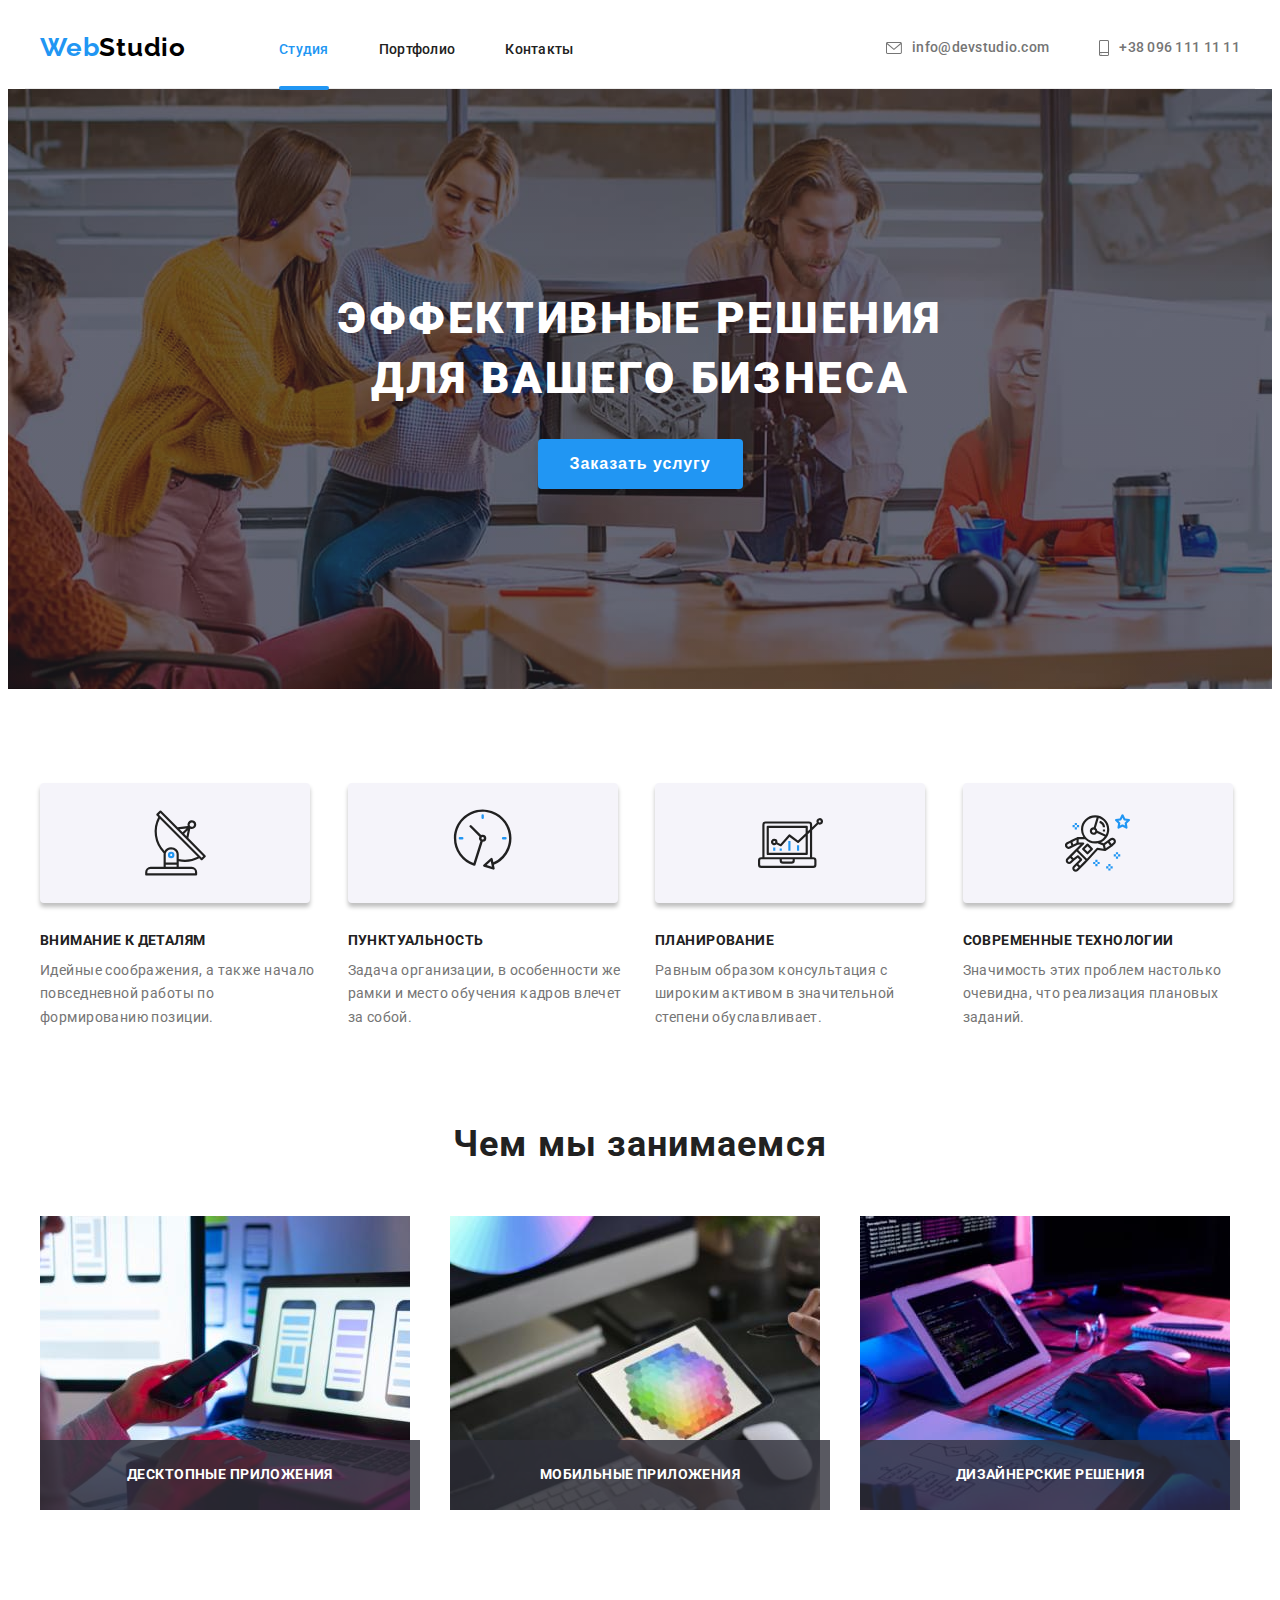
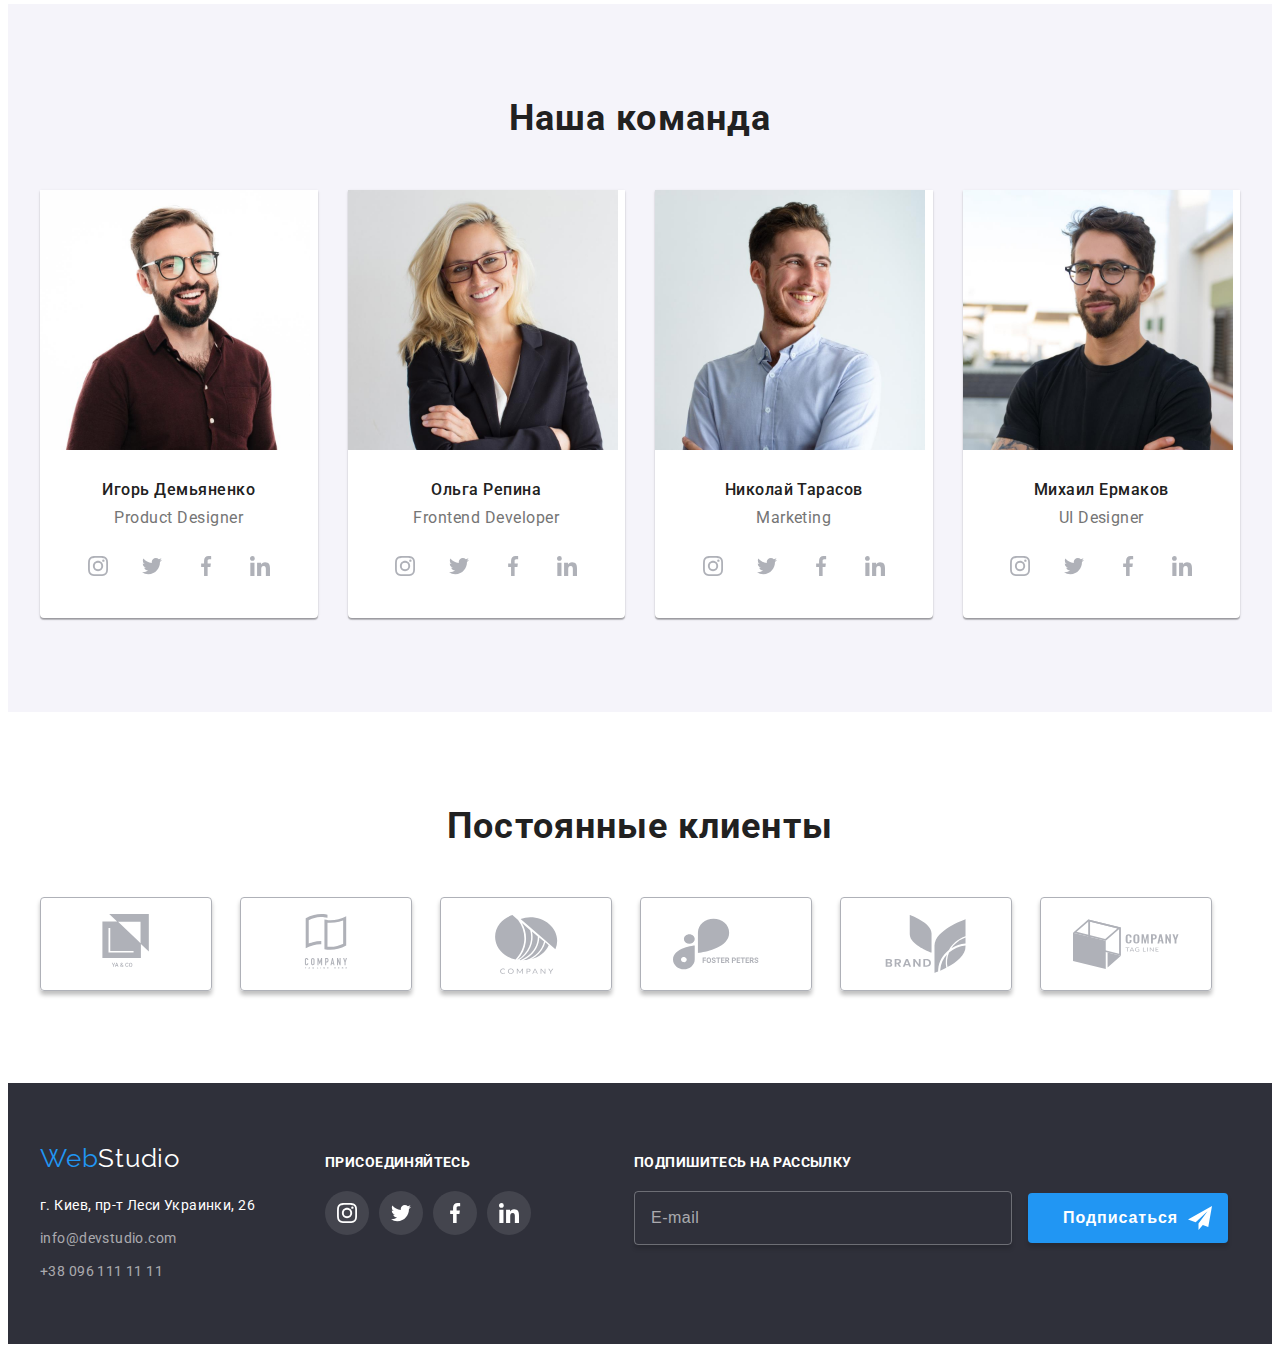
<file: index.html>
<!DOCTYPE html>
<html lang="ru">
  <head>
    <meta charset="UTF-8" />
    <meta http-equiv="X-UA-Compatible" content="IE=edge" />
    <meta name="viewport" content="width=device-width, initial-scale=1.0" />
    <title>Document</title>
    <link
      href="https://fonts.googleapis.com/css2?family=Raleway:wght@700&family=Roboto:wght@400;500;700;900&display=swap"
      rel="stylesheet"
    />
    <link
      rel="stylesheet"
      href="https://cdnjs.cloudflare.com/ajax/libs/modern-normalize/1.1.0/modern-normalize.min.css"
      integrity="sha512-wpPYUAdjBVSE4KJnH1VR1HeZfpl1ub8YT/NKx4PuQ5NmX2tKuGu6U/JRp5y+Y8XG2tV+wKQpNHVUX03MfMFn9Q=="
      crossorigin="anonymous"
      referrerpolicy="no-referrer"
    />
    <link rel="stylesheet" href="./css/styles.css" />
  </head>

  <body>
    <header class="header">
      <div class="header-container container">
        <nav class="header-navigation">
          <a class="header-logo link" href="./index.html"
            >Web<span class="logo">Studio</span></a
          >
          <ul class="header-list">
            <li class="header-item">
              <a href="./index.html" class="header-link link current">Студия</a>
            </li>
            <li class="header-item">
              <a href="./portfolio.html" class="header-link link">Портфолио</a>
            </li>
            <li class="header-item">
              <a href="" class="header-link link">Контакты</a>
            </li>
          </ul>
        </nav>
        <ul class="header-personal">
          <li class="header-personal-date">
            <a
              href="mailto:info@devstudio.com"
              class="header-personal-link link"
            >
              <svg class="heder-icon" width="16" height="12">
                <use href="./images/icons.svg#icon-mail"></use>
              </svg>
              info@devstudio.com</a
            >
          </li>
          <li class="header-personal-date">
            <a href="tel:+380961111111" class="header-personal-link link">
              <svg class="heder-icon" width="10" height="16">
                <use href="./images/icons.svg#icon-smartphone"></use>
              </svg>
              +38 096 111 11 11</a
            >
          </li>
        </ul>
      </div>
    </header>
    <main>
      <section class="hero">
        <div class="container">
          <h1 class="hero-title">Эффективные решения для вашего бизнеса</h1>
          <button type="button" class="hero-btn btn" data-modal-open>
            Заказать услугу
          </button>
        </div>
      </section>
      <section class="section">
        <div class="container">
          <h2 class="visually-hidden">Особенности</h2>
          <ul class="specificity-list">
            <li class="specificity-item">
              <div class="specificity-icon-container">
                <svg class="specificity-icon">
                  <use href="./images/icons.svg#icon-antenna"></use>
                </svg>
              </div>
              <h3 class="specificity-title">Внимание к деталям</h3>
              <p class="specificity-text">
                Идейные соображения, а также начало повседневной работы по
                формированию позиции.
              </p>
            </li>
            <li class="specificity-item">
              <div class="specificity-icon-container">
                <svg class="specificity-icon">
                  <use href="./images/icons.svg#icon-clock"></use>
                </svg>
              </div>
              <h3 class="specificity-title">Пунктуальность</h3>
              <p class="specificity-text">
                Задача организации, в особенности же рамки и место обучения
                кадров влечет за собой.
              </p>
            </li>
            <li class="specificity-item">
              <div class="specificity-icon-container">
                <svg class="specificity-icon">
                  <use href="./images/icons.svg#icon-diagram"></use>
                </svg>
              </div>
              <h3 class="specificity-title">Планирование</h3>
              <p class="specificity-text">
                Равным образом консультация с широким активом в значительной
                степени обуславливает.
              </p>
            </li>
            <li class="specificity-item">
              <div class="specificity-icon-container">
                <svg class="specificity-icon">
                  <use href="./images/icons.svg#icon-astronaut"></use>
                </svg>
              </div>
              <h3 class="specificity-title">Современные технологии</h3>
              <p class="specificity-text">
                Значимость этих проблем настолько очевидна, что реализация
                плановых заданий.
              </p>
            </li>
          </ul>
        </div>
      </section>
      <section class="section section-about">
        <div class="container">
          <h2 class="about-title">Чем мы занимаемся</h2>
          <ul class="about-list list">
            <li class="about-item">
              <div class="about-wraper">
                <img
                  src="./images/hobby_1.jpg"
                  alt="Увлечения нашей команды"
                  width="370"
                />
                <p class="about-text">Десктопные приложения</p>
              </div>
            </li>
            <li class="about-item">
              <div class="about-wraper">
                <img
                  src="./images/hobby_2.jpg"
                  alt="Увлечения нашей команды"
                  width="370"
                />
                <p class="about-text">Мобильные приложения</p>
              </div>
            </li>
            <li class="about-item">
              <div class="about-wraper">
                <img
                  src="./images/hobby_3.jpg"
                  alt="Увлечения нашей команды"
                  width="370"
                />
                <p class="about-text">Дизайнерские решения</p>
              </div>
            </li>
          </ul>
        </div>
      </section>
      <section class="section section-team">
        <div class="container">
          <h2 class="section-title">Наша команда</h2>
          <ul class="team-list">
            <li class="team-item">
              <img src="./images/team_4.jpg" alt="наша команда" width="270" />
              <div class="team-container">
                <h3 class="team-title">Игорь Демьяненко</h3>
                <p class="team-text">Product Designer</p>
                <ul class="team-icon-list">
                  <li class="team-icon-item">
                    <a href="" class="team-icon-link">
                      <svg class="team-icon" height="20">
                        <use href="./images/icons.svg#icon-instagram"></use>
                      </svg>
                    </a>
                  </li>
                  <li class="team-icon-item">
                    <a href="" class="team-icon-link">
                      <svg class="team-icon" height="20">
                        <use href="./images/icons.svg#icon-twitter"></use>
                      </svg>
                    </a>
                  </li>
                  <li class="team-icon-item">
                    <a href="" class="team-icon-link">
                      <svg class="team-icon" height="20">
                        <use href="./images/icons.svg#icon-facebook"></use>
                      </svg>
                    </a>
                  </li>
                  <li class="team-icon-item">
                    <a href="" class="team-icon-link">
                      <svg class="team-icon" height="20">
                        <use href="./images/icons.svg#icon-linkedin"></use>
                      </svg>
                    </a>
                  </li>
                </ul>
              </div>
            </li>
            <li class="team-item">
              <img src="./images/team_1.jpg" alt="наша команда" width="270" />
              <div class="team-container">
                <h3 class="team-title">Ольга Репина</h3>
                <p class="team-text">Frontend Developer</p>
                <ul class="team-icon-list">
                  <li class="team-icon-item">
                    <a href="" class="team-icon-link">
                      <svg class="team-icon" height="20">
                        <use href="./images/icons.svg#icon-instagram"></use>
                      </svg>
                    </a>
                  </li>
                  <li class="team-icon-item">
                    <a href="" class="team-icon-link">
                      <svg class="team-icon" height="20">
                        <use href="./images/icons.svg#icon-twitter"></use>
                      </svg>
                    </a>
                  </li>
                  <li class="team-icon-item">
                    <a href="" class="team-icon-link">
                      <svg class="team-icon" height="20">
                        <use href="./images/icons.svg#icon-facebook"></use>
                      </svg>
                    </a>
                  </li>
                  <li class="team-icon-item">
                    <a href="" class="team-icon-link">
                      <svg class="team-icon" height="20">
                        <use href="./images/icons.svg#icon-linkedin"></use>
                      </svg>
                    </a>
                  </li>
                </ul>
              </div>
            </li>
            <li class="team-item">
              <img src="./images/team_2.jpg" alt="наша команда" width="270" />
              <div class="team-container">
                <h3 class="team-title">Николай Тарасов</h3>
                <p class="team-text">Marketing</p>
                <ul class="team-icon-list">
                  <li class="team-icon-item">
                    <a href="" class="team-icon-link">
                      <svg class="team-icon" height="20">
                        <use href="./images/icons.svg#icon-instagram"></use>
                      </svg>
                    </a>
                  </li>
                  <li class="team-icon-item">
                    <a href="" class="team-icon-link">
                      <svg class="team-icon" height="20">
                        <use href="./images/icons.svg#icon-twitter"></use>
                      </svg>
                    </a>
                  </li>
                  <li class="team-icon-item">
                    <a href="" class="team-icon-link">
                      <svg class="team-icon" height="20">
                        <use href="./images/icons.svg#icon-facebook"></use>
                      </svg>
                    </a>
                  </li>
                  <li class="team-icon-item">
                    <a href="" class="team-icon-link">
                      <svg class="team-icon" height="20">
                        <use href="./images/icons.svg#icon-linkedin"></use>
                      </svg>
                    </a>
                  </li>
                </ul>
              </div>
            </li>
            <li class="team-item">
              <img src="./images/team_3.jpg" alt="наша команда" width="270" />
              <div class="team-container">
                <h3 class="team-title">Михаил Ермаков</h3>
                <p class="team-text">UI Designer</p>
                <ul class="team-icon-list">
                  <li class="team-icon-item">
                    <a href="" class="team-icon-link">
                      <svg class="team-icon" height="20">
                        <use href="./images/icons.svg#icon-instagram"></use>
                      </svg>
                    </a>
                  </li>
                  <li class="team-icon-item">
                    <a href="" class="team-icon-link">
                      <svg class="team-icon" height="20">
                        <use href="./images/icons.svg#icon-twitter"></use>
                      </svg>
                    </a>
                  </li>
                  <li class="team-icon-item">
                    <a href="" class="team-icon-link">
                      <svg class="team-icon" height="20">
                        <use href="./images/icons.svg#icon-facebook"></use>
                      </svg>
                    </a>
                  </li>
                  <li class="team-icon-item">
                    <a href="" class="team-icon-link">
                      <svg class="team-icon" height="20">
                        <use href="./images/icons.svg#icon-linkedin"></use>
                      </svg>
                    </a>
                  </li>
                </ul>
              </div>
            </li>
          </ul>
        </div>
      </section>
      <section class="section">
        <div class="container">
          <h2 class="clients-title">Постоянные клиенты</h2>
          <ul class="clients-list">
            <li class="clients-item">
              <a href="" class="clients-link">
                <svg class="clients-icon" width="106" height="60">
                  <use href="./images/icons.svg#icon-company-1"></use>
                </svg>
              </a>
            </li>
            <li class="clients-item">
              <a href="" class="clients-link">
                <svg class="clients-icon" width="106" height="60">
                  <use href="./images/icons.svg#icon-company-2"></use>
                </svg>
              </a>
            </li>
            <li class="clients-item">
              <a href="" class="clients-link">
                <svg class="clients-icon" width="106" height="60">
                  <use href="./images/icons.svg#icon-company-3"></use>
                </svg>
              </a>
            </li>
            <li class="clients-item">
              <a href="" class="clients-link">
                <svg class="clients-icon" width="106" height="60">
                  <use href="./images/icons.svg#icon-company-4"></use>
                </svg>
              </a>
            </li>
            <li class="clients-item">
              <a href="" class="clients-link">
                <svg class="clients-icon" width="106" height="60">
                  <use href="./images/icons.svg#icon-company-5"></use>
                </svg>
              </a>
            </li>
            <li class="clients-item">
              <a href="" class="clients-link">
                <svg class="clients-icon" width="106" height="60">
                  <use href="./images/icons.svg#icon-company-6"></use>
                </svg>
              </a>
            </li>
          </ul>
        </div>
      </section>
    </main>
    <footer class="footer">
      <div class="container wrap">
        <div class="footer-adres">
          <a class="footer-link link" href="./index.html"
            >Web<span class="logo">Studio</span></a
          >
          <address class="adres">
            <ul class="adres-list">
              <li class="adres-item">
                <a
                  href="https://goo.gl/maps/y4soio12tymZy6jWA"
                  target="_blank"
                  rel="noopener noreferrer"
                  class="adres-link link"
                  >г. Киев, пр-т Леси Украинки, 26</a
                >
              </li>
              <li class="adres-item">
                <a href="mailto:info@devstudio.com" class="adres-date link"
                  >info@devstudio.com</a
                >
              </li>
              <li class="adres-item">
                <a href="tel:+380961111111" class="adres-date link"
                  >+38 096 111 11 11</a
                >
              </li>
            </ul>
          </address>
        </div>
        <div class="footer-social">
          <h2 class="social-title">присоединяйтесь</h2>
          <ul class="social-list">
            <li class="social-item">
              <a href="" class="social-link">
                <svg class="social-icon" height="20">
                  <use href="./images/icons.svg#icon-instagram"></use>
                </svg>
              </a>
            </li>
            <li class="social-item">
              <a href="" class="social-link">
                <svg class="social-icon" height="20">
                  <use href="./images/icons.svg#icon-twitter"></use>
                </svg>
              </a>
            </li>
            <li class="social-item">
              <a href="" class="social-link">
                <svg class="social-icon" height="20">
                  <use href="./images/icons.svg#icon-facebook"></use>
                </svg>
              </a>
            </li>
            <li class="social-item">
              <a href="" class="social-link">
                <svg class="social-icon" height="20">
                  <use href="./images/icons.svg#icon-linkedin"></use>
                </svg>
              </a>
            </li>
          </ul>
        </div>
        <div class="mailing-wrap">
          <h2 class="social-title">Подпишитесь на рассылку</h2>
          <form action="#">
            <input
              type="email"
              name="email-footer"
              placeholder="E-mail"
              class="mailing-mail"
            />
            <button type="submit" class="mailing-btn btn">
              <span class="btn-wrap">
                Подписаться<svg class="mailing-picture" width="24" height="24">
                  <use href="./images/icons.svg#icon-send"></use>
                </svg>
              </span>
            </button>
          </form>
        </div>
      </div>
    </footer>
    <div class="backdrop is-hidden" data-modal>
      <div class="modal">
        <button type="button" class="modal-close" data-modal-close>
          <svg class="close-icon" width="18" height="18">
            <use href="./images/icons.svg#icon-close"></use>
          </svg>
        </button>
        <div class="modal-form">
          <h2 class="modal-title">Оставьте свои данные, мы вам перезвоним</h2>
          <form action="#">
            <div class="modal-wrap">
              <label for="user-name" class="name-label">Имя</label>
              <div class="modal-picture-box">
                <input
                  type="text"
                  id="user-name"
                  name="user-name"
                  class="modal-input"
                />
                <svg class="modal-svg" width="18" height="18">
                  <use href="./images/icons.svg#icon-person"></use>
                </svg>
              </div>
            </div>
            <div class="modal-wrap">
              <label for="user-phone" class="name-label">Телефон</label>
              <div class="modal-picture-box">
                <input
                  type="tel"
                  id="user-phone"
                  name="user-phone"
                  class="modal-input"
                />
                <svg class="modal-svg" width="18" height="18">
                  <use href="./images/icons.svg#icon-phone"></use>
                </svg>
              </div>
            </div>
            <div class="modal-wrap">
              <label for="user-email" class="name-label">Почта</label>
              <div class="modal-picture-box">
                <input
                  type="email"
                  id="user-email"
                  name="user-email"
                  class="modal-input"
                />
                <svg class="modal-svg" width="18" height="18">
                  <use href="./images/icons.svg#icon-email"></use>
                </svg>
              </div>
            </div>
            <div class="modal-wrap">
              <label for="modal-comment" class="name-label">Комментарий</label>
              <textarea
                name="modal-comment"
                id="modal-comment"
                class="modal-input comment"
                placeholder="Введите текст"
              ></textarea>
            </div>
            <div class="modal-wrap">
              <input
                type="checkbox"
                name="policy"
                id="modal-check"
                class="modal-check visually-hidden"
              />
              <label for="modal-check" class="modal-check-label">
                <span class="check-box">
                  <svg class="ckeck-icon" width="16" height="15">
                    <use href="./images/icons.svg#icon-check"></use></svg></span
                >Соглашаюсь с рассылкой и принимаю
                <a href="#" class="modal-check-link">
                  Условия договора</a
                ></label
              >
            </div>
            <div class="modal-btn-wrap">
              <button type="submit" class="btn modal-btn">Отправить</button>
            </div>
          </form>
        </div>
      </div>
    </div>
    <script src="./js/modal.js"></script>
  </body>
</html>
</file>
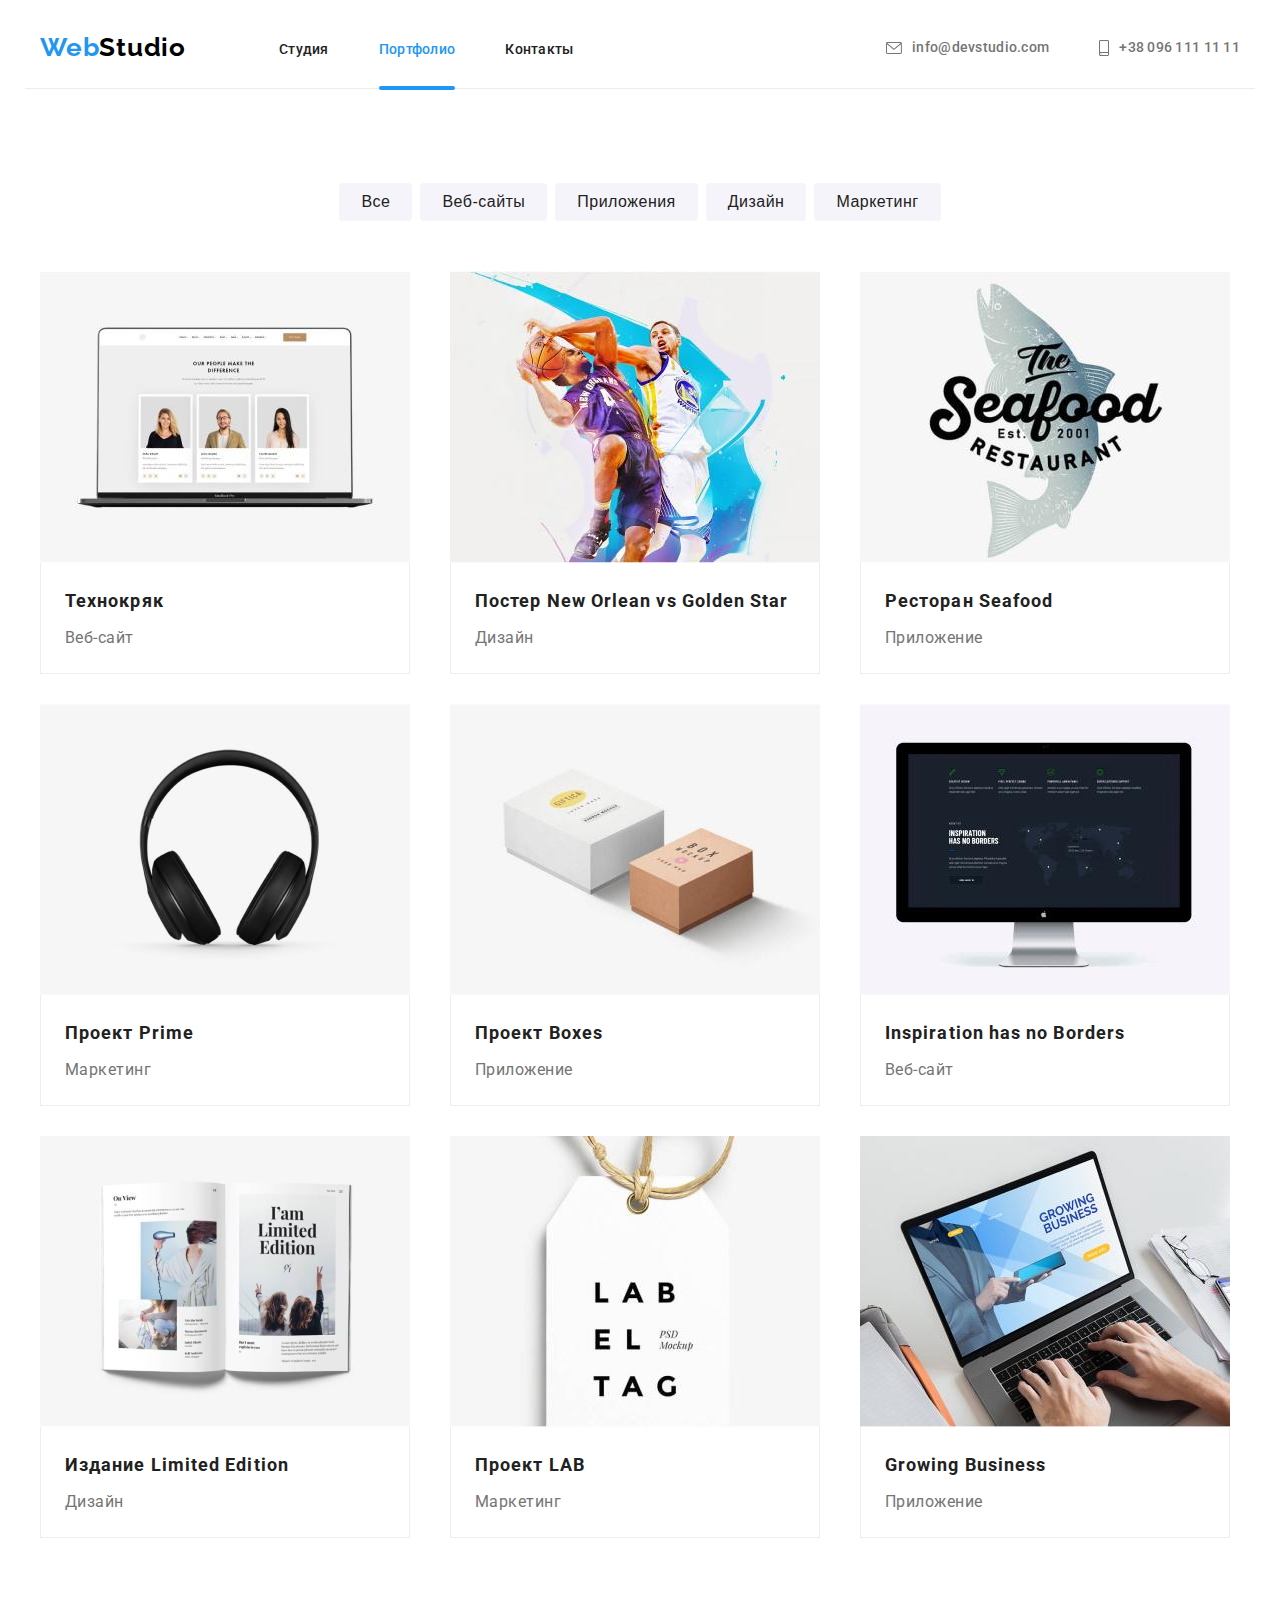
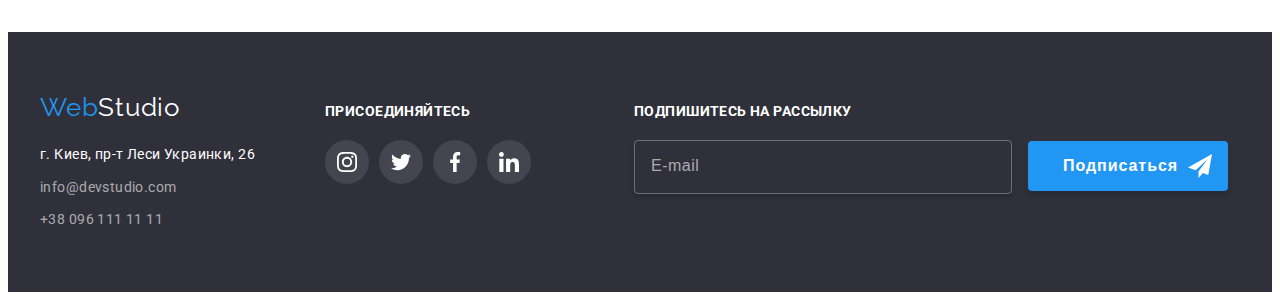
<file: portfolio.html>
<!DOCTYPE html>
<html lang="ru">
  <head>
    <meta charset="UTF-8" />
    <meta http-equiv="X-UA-Compatible" content="IE=edge" />
    <meta name="viewport" content="width=device-width, initial-scale=1.0" />
    <title>Document</title>
    <link
      href="https://fonts.googleapis.com/css2?family=Raleway:wght@700&family=Roboto:wght@400;500;700;900&display=swap"
      rel="stylesheet"
    />
    <link
      rel="stylesheet"
      href="https://cdnjs.cloudflare.com/ajax/libs/modern-normalize/1.1.0/modern-normalize.min.css"
      integrity="sha512-wpPYUAdjBVSE4KJnH1VR1HeZfpl1ub8YT/NKx4PuQ5NmX2tKuGu6U/JRp5y+Y8XG2tV+wKQpNHVUX03MfMFn9Q=="
      crossorigin="anonymous"
      referrerpolicy="no-referrer"
    />
    <link rel="stylesheet" href="./css/styles.css" />
  </head>
  <body>
    <header class="header">
      <div class="header-container container">
        <nav class="header-navigation">
          <a class="header-logo link" href="./index.html"
            >Web<span class="logo">Studio</span></a
          >
          <ul class="header-list">
            <li class="header-item">
              <a href="./index.html" class="header-link link">Студия</a>
            </li>
            <li class="header-item">
              <a href="./portfolio.html" class="header-link link current"
                >Портфолио</a
              >
            </li>
            <li class="header-item">
              <a href="" class="header-link link">Контакты</a>
            </li>
          </ul>
        </nav>
        <ul class="header-personal">
          <li class="header-personal-date">
            <a
              href="mailto:info@devstudio.com"
              class="header-personal-link link"
            >
              <svg class="heder-icon" width="16" height="12">
                <use href="./images/icons.svg#icon-mail"></use>
              </svg>
              info@devstudio.com</a
            >
          </li>
          <li class="header-personal-date">
            <a href="tel:+380961111111" class="header-personal-link link">
              <svg class="heder-icon" width="10" height="16">
                <use href="./images/icons.svg#icon-smartphone"></use>
              </svg>
              +38 096 111 11 11</a
            >
          </li>
        </ul>
      </div>
    </header>
    <main>
      <section class="section">
        <div class="cart-container container">
          <h1 class="visually-hidden">Портфолио</h1>
          <ul class="portfolio-list list">
            <li class="portfolio-item">
              <button type="button" class="portfolio-btn">Все</button>
            </li>
            <li class="portfolio-item">
              <button type="button" class="portfolio-btn">Веб-сайты</button>
            </li>
            <li class="portfolio-item">
              <button type="button" class="portfolio-btn">Приложения</button>
            </li>
            <li class="portfolio-item">
              <button type="button" class="portfolio-btn">Дизайн</button>
            </li>
            <li class="portfolio-item">
              <button type="button" class="portfolio-btn">Маркетинг</button>
            </li>
          </ul>
          <ul class="portfolio-cart">
            <li class="portfolio-cart-item">
              <a href="" class="portfolio-cart-link link">
                <div class="portfolio-wrap">
                  <img
                    src="./images/portfolio-img-1.jpg"
                    alt="Ноутбук з карточками роботнтков компании"
                    width="370"
                  />
                  <p class="portfolio-wrap-text">
                    Технокряк это современная площадка распространения
                    коронавируса. Компании используют эту платформу для
                    цифрового шпионажа и атак на защищённые сервера конкурентов.
                  </p>
                </div>
                <div class="carts">
                  <h2 class="portfolio-item-title">Технокряк</h2>
                  <p class="portfolio-item-text">Веб-сайт</p>
                </div></a
              >
            </li>
            <li class="portfolio-cart-item">
              <a href="" class="portfolio-cart-link link">
                <div class="portfolio-wrap">
                  <img
                    src="./images/portfolio-img-2.jpg"
                    alt="Постер Басуктболистов"
                    width="370"
                  />
                  <p class="portfolio-wrap-text">
                    Технокряк это современная площадка распространения
                    коронавируса. Компании используют эту платформу для
                    цифрового шпионажа и атак на защищённые сервера конкурентов.
                  </p>
                </div>
                <div class="carts">
                  <h2 class="portfolio-item-title">
                    Постер New Orlean vs Golden Star
                  </h2>
                  <p class="portfolio-item-text">Дизайн</p>
                </div></a
              >
            </li>
            <li class="portfolio-cart-item">
              <a href="" class="portfolio-cart-link link">
                <div class="portfolio-wrap">
                  <img
                    src="./images/portfolio-img-3.jpg"
                    alt="Логотип рыбного ресторана"
                    width="370"
                  />
                  <p class="portfolio-wrap-text">
                    Технокряк это современная площадка распространения
                    коронавируса. Компании используют эту платформу для
                    цифрового шпионажа и атак на защищённые сервера конкурентов.
                  </p>
                </div>
                <div class="carts">
                  <h2 class="portfolio-item-title">Ресторан Seafood</h2>
                  <p class="portfolio-item-text">Приложение</p>
                </div></a
              >
            </li>
            <li class="portfolio-cart-item">
              <a href="" class="portfolio-cart-link link">
                <div class="portfolio-wrap">
                  <img
                    src="./images/portfolio-img-4.jpg"
                    alt="Чорные наушники"
                    width="370"
                  />
                  <p class="portfolio-wrap-text">
                    Технокряк это современная площадка распространения
                    коронавируса. Компании используют эту платформу для
                    цифрового шпионажа и атак на защищённые сервера конкурентов.
                  </p>
                </div>
                <div class="carts">
                  <h2 class="portfolio-item-title">Проект Prime</h2>
                  <p class="portfolio-item-text">Маркетинг</p>
                </div></a
              >
            </li>
            <li class="portfolio-cart-item">
              <a href="" class="portfolio-cart-link link">
                <div class="portfolio-wrap">
                  <img
                    src="./images/portfolio-img-5.jpg"
                    alt="Две коробки с проекьами"
                    width="370"
                  />
                  <p class="portfolio-wrap-text">
                    Технокряк это современная площадка распространения
                    коронавируса. Компании используют эту платформу для
                    цифрового шпионажа и атак на защищённые сервера конкурентов.
                  </p>
                </div>
                <div class="carts">
                  <h2 class="portfolio-item-title">Проект Boxes</h2>
                  <p class="portfolio-item-text">Приложение</p>
                </div></a
              >
            </li>
            <li class="portfolio-cart-item">
              <a href="" class="portfolio-cart-link link">
                <div class="portfolio-wrap">
                  <img
                    src="./images/portfolio-img-6.jpg"
                    alt="Екран с изображением карты мира"
                    width="370"
                  />
                  <p class="portfolio-wrap-text">
                    Технокряк это современная площадка распространения
                    коронавируса. Компании используют эту платформу для
                    цифрового шпионажа и атак на защищённые сервера конкурентов.
                  </p>
                </div>
                <div class="carts">
                  <h2 class="portfolio-item-title">
                    Inspiration has no Borders
                  </h2>
                  <p class="portfolio-item-text">Веб-сайт</p>
                </div></a
              >
            </li>
            <li class="portfolio-cart-item">
              <a href="" class="portfolio-cart-link link">
                <div class="portfolio-wrap">
                  <img
                    src="./images/portfolio-img-7.jpg"
                    alt="Книга с картинками"
                    width="370"
                  />
                  <p class="portfolio-wrap-text">
                    Технокряк это современная площадка распространения
                    коронавируса. Компании используют эту платформу для
                    цифрового шпионажа и атак на защищённые сервера конкурентов.
                  </p>
                </div>
                <div class="carts">
                  <h2 class="portfolio-item-title">Издание Limited Edition</h2>
                  <p class="portfolio-item-text">Дизайн</p>
                </div></a
              >
            </li>
            <li class="portfolio-cart-item">
              <a href="" class="portfolio-cart-link link">
                <div class="portfolio-wrap">
                  <img
                    src="./images/portfolio-img-8.jpg"
                    alt="Брелок на шею с лого"
                    width="370"
                  />
                  <p class="portfolio-wrap-text">
                    Технокряк это современная площадка распространения
                    коронавируса. Компании используют эту платформу для
                    цифрового шпионажа и атак на защищённые сервера конкурентов.
                  </p>
                </div>
                <div class="carts">
                  <h2 class="portfolio-item-title">Проект LAB</h2>
                  <p class="portfolio-item-text">Маркетинг</p>
                </div></a
              >
            </li>
            <li class="portfolio-cart-item">
              <a href="" class="portfolio-cart-link link">
                <div class="portfolio-wrap">
                  <img
                    src="./images/portfolio-img-9.jpg"
                    alt="Ноутбук с включеным сайтом"
                    width="370"
                  />
                  <p class="portfolio-wrap-text">
                    Технокряк это современная площадка распространения
                    коронавируса. Компании используют эту платформу для
                    цифрового шпионажа и атак на защищённые сервера конкурентов.
                  </p>
                </div>
                <div class="carts">
                  <h2 class="portfolio-item-title">Growing Business</h2>
                  <p class="portfolio-item-text">Приложение</p>
                </div></a
              >
            </li>
          </ul>
        </div>
      </section>
    </main>
    <footer class="footer">
      <div class="container wrap">
        <div class="footer-adres">
          <a class="footer-link link" href="./index.html"
            >Web<span class="logo">Studio</span></a
          >
          <address class="adres">
            <ul class="adres-list">
              <li class="adres-item">
                <a
                  href="https://goo.gl/maps/y4soio12tymZy6jWA"
                  target="_blank"
                  rel="noopener noreferrer"
                  class="adres-link link"
                  >г. Киев, пр-т Леси Украинки, 26</a
                >
              </li>
              <li class="adres-item">
                <a href="mailto:info@devstudio.com" class="adres-date link"
                  >info@devstudio.com</a
                >
              </li>
              <li class="adres-item">
                <a href="tel:+380961111111" class="adres-date link"
                  >+38 096 111 11 11</a
                >
              </li>
            </ul>
          </address>
        </div>
        <div class="footer-social">
          <h2 class="social-title">присоединяйтесь</h2>
          <ul class="social-list">
            <li class="social-item">
              <a href="" class="social-link">
                <svg class="social-icon" height="20">
                  <use href="./images/icons.svg#icon-instagram"></use>
                </svg>
              </a>
            </li>
            <li class="social-item">
              <a href="" class="social-link">
                <svg class="social-icon" height="20">
                  <use href="./images/icons.svg#icon-twitter"></use>
                </svg>
              </a>
            </li>
            <li class="social-item">
              <a href="" class="social-link">
                <svg class="social-icon" height="20">
                  <use href="./images/icons.svg#icon-facebook"></use>
                </svg>
              </a>
            </li>
            <li class="social-item">
              <a href="" class="social-link">
                <svg class="social-icon" height="20">
                  <use href="./images/icons.svg#icon-linkedin"></use>
                </svg>
              </a>
            </li>
          </ul>
        </div>
        <div class="mailing-wrap">
          <h2 class="social-title">Подпишитесь на рассылку</h2>
          <form action="#">
            <input
              type="email"
              name="email-footer"
              placeholder="E-mail"
              class="mailing-mail"
            />
            <button type="submit" class="mailing-btn btn">
              <span class="btn-wrap">
                Подписаться<svg class="mailing-picture" width="24" height="24">
                  <use href="./images/icons.svg#icon-send"></use>
                </svg>
              </span>
            </button>
          </form>
        </div>
      </div>
    </footer>
  </body>
</html>
</file>
<file: css/styles.css>
:root {
  --main-title-color: #ffffff;
  --second-title-color: #212121;
  --first-text-color: #212121;
  --second-text-color: #757575;
  --third-text-color: #ffffff;
  --accent-text-color: rgba(255, 255, 255, 0.6);
  --accent-color: #2196f3;
}

p,
h1,
h2,
h3,
h4,
h5,
h6 {
  margin: 0;
}

ul {
  list-style: none;
  margin: 0;
  padding: 0;
}

button {
  cursor: pointer;
}

img {
  display: block;
  max-width: 100%;
  height: auto;
}

body {
  font-family: "Roboto", sans-serif;
}

address {
  font-style: normal;
}

.logo {
  color: #000000;
}

.footer-link .logo {
  color: #ffffff;
}

.link {
  text-decoration: none;
}

.visually-hidden {
  position: absolute;
  white-space: nowrap;
  width: 1px;
  height: 1px;
  overflow: hidden;
  border: 0;
  padding: 0;
  clip: rect(0 0 0 0);
  clip-path: inset(50%);
  margin: -1px;
}

.container {
  width: 1200px;
  padding-left: 15px;
  padding-right: 15px;
  margin: 0 auto;
}

.section {
  padding: 94px 0;
}

.btn {
  font-weight: 700;
  font-size: 16px;
  line-height: 1.87;
  letter-spacing: 0.06em;
  cursor: pointer;
  min-width: 200px;
  padding: 10px;
  background-color: var(--accent-color);
  color: var(--third-text-color);
  border-color: transparent;
  border-radius: 4px;
  border: none;
  box-shadow: 0px 4px 4px rgba(0, 0, 0, 0.15);
}

/*--------------header-----------------*/

.header-container {
  display: flex;
  align-items: center;
  border-bottom: 1px solid #ececec;
}

.header-navigation {
  display: flex;
  align-items: center;
}

.header-logo {
  font-family: Raleway;
  font-weight: 700;
  font-size: 26px;
  line-height: 1.19;
  letter-spacing: 0.03em;
  color: var(--accent-color);
  padding-top: 24px;
  padding-bottom: 25px;
  margin-right: 93px;
}

.header-list {
  display: flex;
}

.header-link {
  font-weight: 500;
  font-size: 14px;
  line-height: 1.14;
  letter-spacing: 0.02em;
  color: var(--first-text-color);
  padding-top: 32px;
  padding-bottom: 32px;
  transition: color 250ms cubic-bezier(0.4, 0, 0.2, 1);

  position: relative;
}

.header-link:hover,
.header-link:focus {
  color: var(--accent-color);
}

.current {
  color: var(--accent-color);
}

.current::after {
  content: "";
  width: 100%;
  height: 4px;
  background-color: var(--accent-color);
  border-radius: 2px;

  position: absolute;
  left: 0;
  bottom: -1px;
}

.header-item {
  margin-right: 50px;
}

.header-item:last-child {
  margin-right: 0;
}

.header-personal {
  display: flex;
  margin-left: auto;
}

.header-personal-date {
  margin-left: 50px;
}

.header-personal-date:first-child {
  margin-left: 0;
}

.header-personal-link {
  font-weight: 500;
  font-size: 14px;
  line-height: 1.14;
  letter-spacing: 0.02em;
  color: var(--second-text-color);
  display: flex;
  justify-content: center;
  align-items: center;
  padding-top: 32px;
  padding-bottom: 32px;
  transition: color 250ms cubic-bezier(0.4, 0, 0.2, 1);
}

.header-personal-link:hover,
.header-personal-link:focus {
  color: var(--accent-color);
}

.heder-icon {
  margin-right: 10px;
  fill: currentColor;
}

/*--------------hero-----------------*/

.hero {
  background-color: #2f303a;
  padding: 200px 0;
  text-align: center;
  background-image: linear-gradient(
      rgba(47, 48, 58, 0.4),
      rgba(47, 48, 58, 0.4)
    ),
    url(../images/hero-bg.jpg);
  background-repeat: no-repeat;
  background-position: center;
  background-size: cover;
  max-width: 1600px;
  margin: 0 auto;
}

.hero-title {
  font-weight: 900;
  font-size: 44px;
  line-height: 1.36;
  letter-spacing: 0.06em;
  text-transform: uppercase;
  color: var(--main-title-color);
  margin-bottom: 30px;
  margin-left: auto;
  margin-right: auto;
  width: 696px;
}

.hero-btn {
  display: inline-block;
  padding-left: 32px;
  padding-right: 32px;
}

/*--------------specificity-----------------*/

.specificity-list {
  display: flex;
  margin-right: -30px;
}

.specificity-item {
  flex-basis: calc(100% / 4 - 30px);
  margin-right: 30px;
}

.specificity-title {
  font-weight: 700;
  font-size: 14px;
  line-height: 1.14;
  letter-spacing: 0.03em;
  text-transform: uppercase;
  color: var(--first-text-color);
  margin-bottom: 10px;
}

.specificity-text {
  font-size: 14px;
  line-height: 1.71;
  letter-spacing: 0.03em;
  color: var(--second-text-color);
}

.specificity-icon-container {
  display: flex;
  justify-content: center;
  align-items: center;
  width: 270px;
  height: 120px;
  box-shadow: 0px 4px 4px rgba(0, 0, 0, 0.25);
  background-color: #f5f4fa;
  border-radius: 4px;
  margin-bottom: 30px;
}

.specificity-icon {
  width: 65px;
  height: 70px;
}

/*--------------about-----------------*/

.section-about {
  padding-top: 0;
}

.about-title {
  font-weight: 700;
  font-size: 36px;
  line-height: 1.16;
  letter-spacing: 0.03em;
  color: var(--second-title-color);
  margin-bottom: 50px;
  text-align: center;
}

.about-list {
  display: flex;
  flex-wrap: wrap;
  margin-right: -30px;
  margin-bottom: -30px;
}

.about-item {
  flex-basis: calc(100% / 3 - 30px);
  margin-right: 30px;
  margin-bottom: 30px;
  width: 100%;
  height: 100%;
}

.about-wraper {
  position: relative;
}

.about-text {
  width: 100%;
  height: 70px;
  font-weight: 700;
  font-size: 14px;
  line-height: 1.14;
  letter-spacing: 0.03em;
  text-transform: uppercase;
  display: flex;
  justify-content: center;
  align-items: center;

  color: var(--main-title-color);
  background: rgba(47, 48, 58, 0.8);

  position: absolute;
  left: 0;
  bottom: 0;
}

/*--------------team-----------------*/
.section-team {
  background-color: #f5f4fa;
}

.team-container {
  padding-top: 30px;
  padding-bottom: 30px;
}

.section-title {
  font-weight: 700;
  font-size: 36px;
  line-height: 1.16;
  letter-spacing: 0.03em;
  color: var(--second-title-color);
  text-align: center;
  margin-bottom: 50px;
}

.team-list {
  display: flex;
  flex-wrap: wrap;
  margin-right: -30px;
  margin-bottom: -30px;
}

.team-item {
  flex-basis: calc(100% / 4 - 30px);
  margin-right: 30px;
  margin-bottom: 30px;
  text-align: center;
  box-shadow: 0px 1px 3px rgba(0, 0, 0, 0.12), 0px 1px 1px rgba(0, 0, 0, 0.14),
    0px 2px 1px rgba(0, 0, 0, 0.2);
  border-radius: 0px 0px 4px 4px;
  background-color: #ffffff;
}

.team-title {
  font-weight: 500;
  font-size: 16px;
  line-height: 19px;
  letter-spacing: 0.03em;
  color: var(--first-text-color);
  margin-bottom: 10px;
}

.team-text {
  font-size: 16px;
  line-height: 1.18;
  letter-spacing: 0.03em;
  color: var(--second-text-color);
}

.team-icon-list {
  display: flex;
  margin-top: 16px;
  justify-content: center;
}

.team-icon-item {
  margin-right: 10px;
}

.team-icon-item:last-child {
  margin-right: 0;
}

.team-icon-link {
  width: 44px;
  height: 44px;
  display: flex;
  justify-content: center;
  align-items: center;
  border-radius: 50%;
  color: #afb1b8;
  transition: color 250ms cubic-bezier(0.4, 0, 0.2, 1),
    background-color 250ms cubic-bezier(0.4, 0, 0.2, 1);
}

.team-icon {
  fill: currentColor;
  width: 20px;
  height: 20px;
}

.team-icon-link:hover,
.team-icon-link:focus {
  background-color: var(--accent-color);
  color: var(--third-text-color);
}

.team-icon-item:last-child {
  margin-right: 0px;
}

/*--------------clients-----------------*/

.clients-title {
  font-weight: 700px;
  font-size: 36px;
  line-height: 1.16;
  text-align: center;
  letter-spacing: 0.03em;
  color: var(--first-text-color);
  margin-bottom: 50px;
}

.clients-list {
  display: flex;
  margin-right: -30px;
  margin-bottom: -30px;
}

.clients-item {
  margin-right: 30px;
  margin-bottom: 30px;
  width: 170px;
  height: 92px;
}

.clients-link {
  display: flex;
  flex-basis: calc(100% / 6 - 30px);
  box-shadow: 0px 4px 4px rgba(0, 0, 0, 0.25);
  border: 1px solid #afb1b8;
  border-radius: 4px;
  justify-content: center;
  align-items: center;
  width: 100%;
  height: 100%;
  fill: #afb1b8;
  outline: none;
  transition: color 250ms cubic-bezier(0.4, 0, 0.2, 1),
    fill 250ms cubic-bezier(0.4, 0, 0.2, 1);
}

.clients-link:hover,
.clients-link:focus {
  fill: var(--accent-color);
  border-color: var(--accent-color);
}

/*--------------footer-----------------*/

.footer {
  background-color: #2f303a;
  padding-top: 60px;
  padding-bottom: 60px;
}

.footer-link {
  font-family: Raleway;
  font-weight: 700px;
  font-size: 26px;
  line-height: 1.19;
  letter-spacing: 0.03em;
  color: var(--accent-color);
  margin-bottom: 20px;
  display: inline-block;
}

.adres-item {
  margin-bottom: 9px;
}

.adres-item:last-child {
  margin-bottom: 0;
}

.adres-link {
  font-size: 14px;
  line-height: 1.71;
  letter-spacing: 0.03em;
  color: var(--third-text-color);
  transition: color 250ms cubic-bezier(0.4, 0, 0.2, 1);
}

.adres-date {
  font-size: 14px;
  line-height: 1.71;
  letter-spacing: 0.03em;
  color: var(--accent-text-color);
  transition: color 250ms cubic-bezier(0.4, 0, 0.2, 1);
}

.adres-link:hover,
.adres-link:focus {
  color: var(--accent-color);
}

.adres-date:hover,
.adres-date:focus {
  color: var(--accent-color);
}

.footer-social {
  margin-right: 93px;
}

.social-title {
  font-weight: 700px;
  font-size: 14px;
  line-height: 1.14;
  letter-spacing: 0.03em;
  text-transform: uppercase;
  color: var(--main-title-color);
  margin-bottom: 20px;
}

.wrap {
  display: flex;
  align-items: baseline;
}

.footer-adres {
  margin-right: 70px;
}

.social-list {
  display: flex;
}

.social-item {
  margin-right: 10px;
}

.social-link {
  display: flex;
  width: 44px;
  height: 44px;
  justify-content: center;
  align-items: center;

  border-radius: 50%;
  background-color: rgba(255, 255, 255, 0.1);
  transition: background-color 250ms cubic-bezier(0.4, 0, 0.2, 1);
}

.social-icon {
  display: flex;
  width: 20px;
  height: 20px;
  fill: var(--third-text-color);
}

.social-link:hover,
.social-link:focus {
  background-color: var(--accent-color);
}

.mailing-mail {
  width: 358px;
  height: 50px;
  margin-right: 12px;
  background-color: transparent;
  border: 1px solid rgba(255, 255, 255, 0.3);
  box-shadow: 0px 4px 4px rgba(0, 0, 0, 0.15);
  border-radius: 4px;
  padding-left: 16px;
  color: var(--third-text-color);
  outline: none;
}

.mailing-mail::placeholder {
  font-weight: 400;
  font-size: 16px;
  line-height: 1.25;
  letter-spacing: 0.03em;

  color: rgba(255, 255, 255, 0.6);
}

.mailing-mail:focus,
.mailing-mail:hover {
  border-color: var(--accent-color);
}

.mailing-btn {
  padding-left: 29px;
}

.mailing-picture {
  margin-left: 10px;
  fill: #ffffff;
}

.btn-wrap {
  display: flex;
  justify-content: center;
  align-items: center;
}

/*-----------------------------portfolio---------------------------------*/

.portfolio-list {
  display: flex;
  justify-content: center;
  margin-bottom: 50px;
}

.portfolio-item {
  margin-right: 8px;
}

.portfolio-item:last-child {
  margin-right: 0;
}

.portfolio-btn {
  font-weight: 500;
  font-size: 16px;
  line-height: 1.62;
  letter-spacing: 0.03em;
  color: var(--first-text-color);
  cursor: pointer;
  padding: 6px 22px;
  background: #f5f4fa;
  border-radius: 4px;
  border: none;
  transition: color 250ms cubic-bezier(0.4, 0, 0.2, 1),
    background-color 250ms cubic-bezier(0.4, 0, 0.2, 1),
    box-shadow 250ms cubic-bezier(0.4, 0, 0.2, 1);
}

.portfolio-btn:hover,
.portfolio-btn:focus {
  background-color: var(--accent-color);
  color: #ffffff;
  box-shadow: 0px 3px 1px rgba(0, 0, 0, 0.1), 0px 1px 2px rgba(0, 0, 0, 0.08),
    0px 2px 2px rgba(0, 0, 0, 0.12);
  border-radius: 4px;
}

.portfolio-cart {
  display: flex;
  flex-wrap: wrap;
  margin-right: -30px;
  margin-bottom: -30px;
}

.portfolio-cart-item {
  flex-basis: calc(100% / 3 - 30px);
  margin-right: 30px;
  margin-bottom: 30px;
  display: flex;
}

.portfolio-cart-link {
  transition: box-shadow 250ms cubic-bezier(0.4, 0, 0.2, 1);
}

.portfolio-cart-link:hover .portfolio-wrap-text,
.portfolio-cart-link:focus .portfolio-wrap-text {
  transform: translateY(0);
}

.portfolio-cart-link:focus,
.portfolio-cart-link:hover {
  box-shadow: 0px 4px 4px rgba(0, 0, 0, 0.25);
}

.portfolio-item-title {
  font-weight: 700;
  font-size: 18px;
  line-height: 2;
  letter-spacing: 0.06em;
  color: var(--second-title-color);
  margin-bottom: 4px;
}

.portfolio-item-text {
  font-size: 16px;
  line-height: 1.87;
  letter-spacing: 0.03em;
  color: var(--second-text-color);
}

.carts {
  padding: 20px 24px;
  border: 1px solid #eeeeee;
}

.carts {
  border-top: 0px;
}

.portfolio-wrap {
  position: relative;
  overflow: hidden;
}

.portfolio-wrap-text {
  font-weight: 400;
  font-size: 18px;
  line-height: 1.56;
  letter-spacing: 0.03em;
  color: var(--third-text-color);
  background-color: rgba(33, 150, 243, 0.9);

  position: absolute;
  left: 0px;
  top: 0;
  width: 100%;
  height: 100%;
  padding: 63px 23px;
  transform: translateY(100%);
  transition: transform 250ms cubic-bezier(0.4, 0, 0.2, 1);
}

/*-----------------------------modal---------------------------------*/

.backdrop {
  width: 100vw;
  height: 100vh;
  background: rgba(0, 0, 0, 0.2);
  position: fixed;
  top: 0;
  left: 0;
  transition: opacity 300ms cubic-bezier(0.4, 0, 0.2, 1),
    visibility 300ms cubic-bezier(0.4, 0, 0.2, 1);
}

.backdrop.is-hidden .modal {
  transform: scale(0.5) translateY(-500px) translateX(-2500px) rotate(-90deg);
}

.modal {
  width: 528px;
  min-height: 581px;
  background-color: #ffffff;
  position: absolute;
  top: 50%;
  left: 50%;
  transform: scale(1) translate(-50%, -50%);
  transition: transform 1000ms cubic-bezier(0.4, 0, 0.2, 1);
  box-shadow: 0px 1px 3px rgba(0, 0, 0, 0.12), 0px 1px 1px rgba(0, 0, 0, 0.14),
    0px 2px 1px rgba(0, 0, 0, 0.2);
  border-radius: 4px;
}

.modal-close {
  position: absolute;
  top: 10px;
  right: 10px;
  width: 30px;
  height: 30px;
  background-color: transparent;
  border: 1px solid #999999;
  border-radius: 50%;
  display: flex;
  align-items: center;
  justify-content: center;

  transition: border-color 250ms cubic-bezier(0.4, 0, 0.2, 1),
    fill 250ms cubic-bezier(0.4, 0, 0.2, 1);
}

.modal-close:hover,
.close-icon .modal-close:focus .close-icon {
  fill: var(--accent-color);
  border-color: var(--accent-color);
}

.is-hidden {
  visibility: hidden;
  opacity: 0;
  pointer-events: none;
}

.modal-form {
  padding: 40px;
}

.modal-title {
  font-weight: 700;
  font-size: 20px;
  line-height: 1.15;
  text-align: center;
  letter-spacing: 0.03em;
  margin-bottom: 12px;

  color: #212121;
}

.modal-wrap {
  margin-bottom: 10px;
}

.modal-wrap:nth-child(4) {
  margin-bottom: 20px;
}

.modal-input {
  display: block;
  width: 100%;
  height: 40px;
  padding-left: 42px;

  border: 1px solid rgba(33, 33, 33, 0.2);
  border-radius: 4px;
  outline: none;
  transition: fill 250ms cubic-bezier(0.4, 0, 0.2, 1),
    border-color 250ms cubic-bezier(0.4, 0, 0.2, 1);
}

.modal-picture-box {
  position: relative;
}

.modal-svg {
  position: absolute;
  left: 12px;
  top: 50%;
  transform: translateY(-50%);
  outline: none;
}

.modal-input:hover,
.modal-input:focus {
  border-color: var(--accent-color);
}

.modal-input:hover + .modal-svg,
.modal-input:focus + .modal-svg {
  fill: var(--accent-color);
}

.name-label {
  font-weight: 400;
  font-size: 12px;
  line-height: 1.16;
  letter-spacing: 0.01em;

  color: #757575;
}

.comment {
  height: 120px;
  resize: none;
  padding: 16px 12px;
}

.comment::placeholder {
  font-weight: 400;
  font-size: 12px;
  line-height: 1.16;
  letter-spacing: 0.01em;

  color: rgba(117, 117, 117, 0.5);
}

.modal-check-label {
  font-weight: 400;
  font-size: 14px;
  line-height: 1.71;
  letter-spacing: 0.03em;
  display: flex;
  justify-content: center;
  align-items: center;
  margin-bottom: 30px;

  color: var(--second-text-color);
}

.check-box {
  width: 16px;
  height: 15px;
  border: 2px solid #212121;
  margin-right: 8px;
  display: flex;
  justify-content: center;
  align-items: center;
  border-radius: 1px;
}

.ckeck-icon {
  fill: #ffffff;
}

.modal-check-link {
  color: var(--accent-color);
  margin-left: 3px;
  text-decoration-line: underline;
  text-underline-position: under;
}

.modal-check:checked + .modal-check-label .check-box {
  background-color: var(--accent-color);
  border: none;
}
.modal-btn-wrap {
  display: flex;
  justify-content: center;
  width: 100%;
}
</file>
